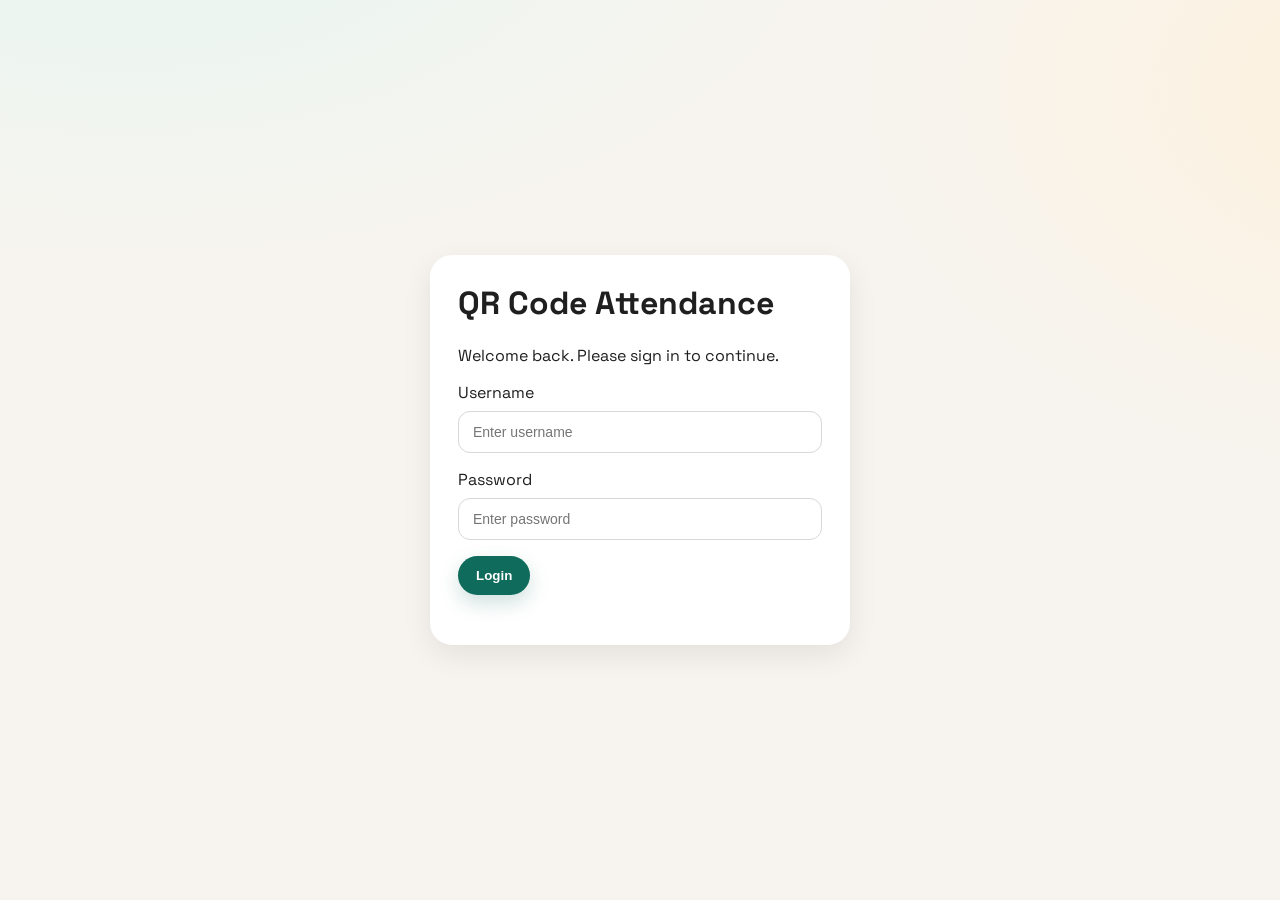
<file: index.html>
﻿<!DOCTYPE html>
<html lang="en">
<head>
  <meta charset="UTF-8" />
  <meta name="viewport" content="width=device-width, initial-scale=1.0" />
  <title>QR Code Attendance System | Login</title>
  <link rel="preconnect" href="https://fonts.googleapis.com" />
  <link rel="preconnect" href="https://fonts.gstatic.com" crossorigin />
  <link href="https://fonts.googleapis.com/css2?family=Space+Grotesk:wght@400;600;700&display=swap" rel="stylesheet" />
  <link rel="stylesheet" href="css/style.css" />
</head>
<body>
  <div class="login-wrap">
    <div class="login-card fade-in">
      <h1>QR Code Attendance</h1>
      <p>Welcome back. Please sign in to continue.</p>
      <form data-login-form>
        <div class="form-group">
          <label for="username">Username</label>
          <input type="text" id="username" name="username" placeholder="Enter username" />
        </div>
        <div class="form-group">
          <label for="password">Password</label>
          <input type="password" id="password" name="password" placeholder="Enter password" />
        </div>
        <button class="button" type="submit">Login</button>
      </form>
      <p class="footer-note" data-login-message></p>
    </div>
  </div>
  <script src="js/script.js"></script>
</body>
</html>
</file>
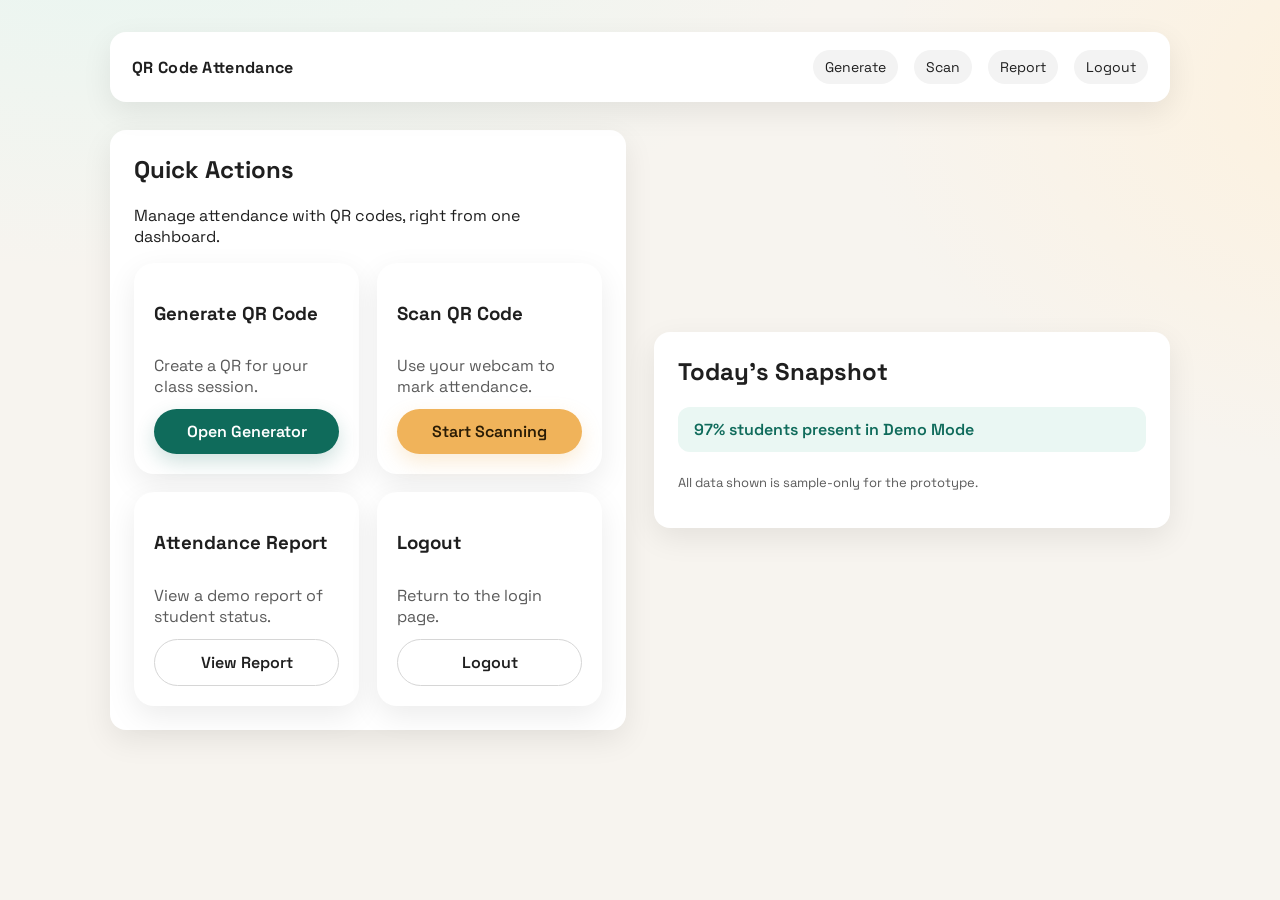
<file: dashboard.html>
﻿<!DOCTYPE html>
<html lang="en">
<head>
  <meta charset="UTF-8" />
  <meta name="viewport" content="width=device-width, initial-scale=1.0" />
  <title>QR Code Attendance System | Dashboard</title>
  <link rel="preconnect" href="https://fonts.googleapis.com" />
  <link rel="preconnect" href="https://fonts.gstatic.com" crossorigin />
  <link href="https://fonts.googleapis.com/css2?family=Space+Grotesk:wght@400;600;700&display=swap" rel="stylesheet" />
  <link rel="stylesheet" href="css/style.css" />
</head>
<body>
  <div class="container">
    <nav class="nav">
      <div class="brand">QR Code Attendance</div>
      <div class="nav-links">
        <a href="generate.html">Generate</a>
        <a href="scan.html">Scan</a>
        <a href="report.html">Report</a>
        <a href="index.html">Logout</a>
      </div>
    </nav>

    <section class="hero">
      <div class="card fade-in">
        <h2>Quick Actions</h2>
        <p>Manage attendance with QR codes, right from one dashboard.</p>
        <div class="grid stagger">
          <div class="tile">
            <h3>Generate QR Code</h3>
            <p>Create a QR for your class session.</p>
            <a class="button" href="generate.html">Open Generator</a>
          </div>
          <div class="tile">
            <h3>Scan QR Code</h3>
            <p>Use your webcam to mark attendance.</p>
            <a class="button secondary" href="scan.html">Start Scanning</a>
          </div>
          <div class="tile">
            <h3>Attendance Report</h3>
            <p>View a demo report of student status.</p>
            <a class="button ghost" href="report.html">View Report</a>
          </div>
          <div class="tile">
            <h3>Logout</h3>
            <p>Return to the login page.</p>
            <a class="button ghost" href="index.html">Logout</a>
          </div>
        </div>
      </div>
      <div class="card fade-in">
        <h2>Today&#39;s Snapshot</h2>
        <p class="notice">97% students present in Demo Mode</p>
        <p class="footer-note">All data shown is sample-only for the prototype.</p>
      </div>
    </section>
  </div>
  <script src="js/script.js"></script>
</body>
</html>
</file>
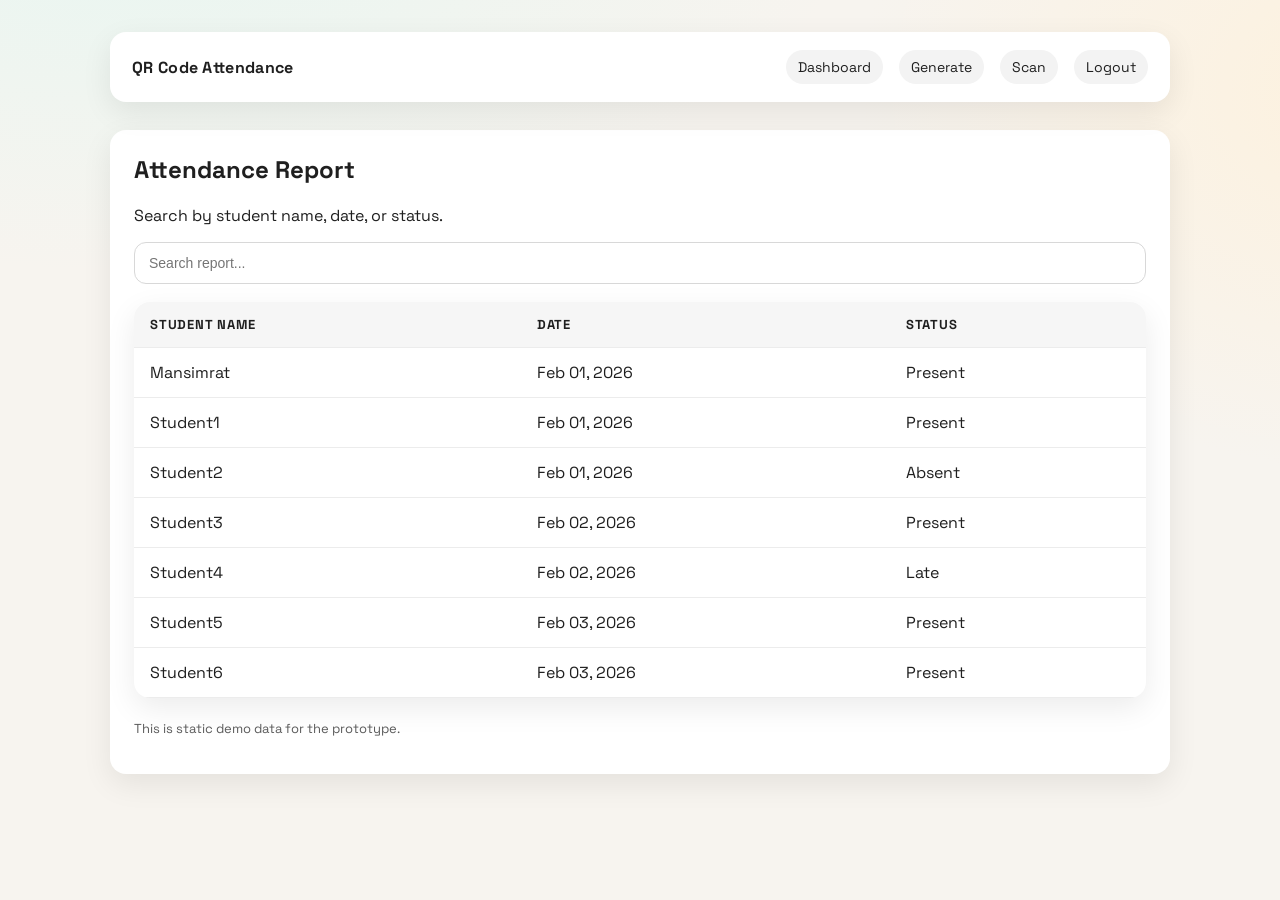
<file: report.html>
﻿<!DOCTYPE html>
<html lang="en">
<head>
  <meta charset="UTF-8" />
  <meta name="viewport" content="width=device-width, initial-scale=1.0" />
  <title>QR Code Attendance System | Report</title>
  <link rel="preconnect" href="https://fonts.googleapis.com" />
  <link rel="preconnect" href="https://fonts.gstatic.com" crossorigin />
  <link href="https://fonts.googleapis.com/css2?family=Space+Grotesk:wght@400;600;700&display=swap" rel="stylesheet" />
  <link rel="stylesheet" href="css/style.css" />
</head>
<body>
  <div class="container">
    <nav class="nav">
      <div class="brand">QR Code Attendance</div>
      <div class="nav-links">
        <a href="dashboard.html">Dashboard</a>
        <a href="generate.html">Generate</a>
        <a href="scan.html">Scan</a>
        <a href="index.html">Logout</a>
      </div>
    </nav>

    <section class="hero">
      <div class="card fade-in">
        <h2>Attendance Report</h2>
        <p>Search by student name, date, or status.</p>
        <div class="form-group">
          <input type="text" placeholder="Search report..." data-report-search />
        </div>
        <table class="table">
          <thead>
            <tr>
              <th>Student Name</th>
              <th>Date</th>
              <th>Status</th>
            </tr>
          </thead>
          <tbody>
            <tr><td>Mansimrat</td><td>Feb 01, 2026</td><td>Present</td></tr>
            <tr><td>Student1</td><td>Feb 01, 2026</td><td>Present</td></tr>
            <tr><td>Student2</td><td>Feb 01, 2026</td><td>Absent</td></tr>
            <tr><td>Student3</td><td>Feb 02, 2026</td><td>Present</td></tr>
            <tr><td>Student4</td><td>Feb 02, 2026</td><td>Late</td></tr>
            <tr><td>Student5</td><td>Feb 03, 2026</td><td>Present</td></tr>
            <tr><td>Student6</td><td>Feb 03, 2026</td><td>Present</td></tr>
          </tbody>
        </table>
        <p class="footer-note">This is static demo data for the prototype.</p>
      </div>
    </section>
  </div>

  <script src="js/script.js"></script>
</body>
</html>
</file>
<file: css/style.css>
﻿:root {
  --bg: #f7f4ef;
  --ink: #1f1f1f;
  --muted: #5a5a5a;
  --accent: #0f6b5b;
  --accent-2: #f0b35a;
  --card: #ffffff;
  --shadow: 0 10px 30px rgba(0,0,0,0.08);
  --radius: 16px;
}

* {
  box-sizing: border-box;
}

body {
  margin: 0;
  font-family: "Space Grotesk", "Segoe UI", sans-serif;
  color: var(--ink);
  background: radial-gradient(1200px 600px at 10% -10%, #e8f6f1 0%, transparent 60%),
              radial-gradient(1000px 700px at 110% 10%, #fdf1dd 0%, transparent 55%),
              var(--bg);
  min-height: 100vh;
}

a {
  color: inherit;
  text-decoration: none;
}

.container {
  max-width: 1100px;
  margin: 0 auto;
  padding: 32px 20px 60px;
}

.nav {
  display: flex;
  align-items: center;
  justify-content: space-between;
  padding: 18px 22px;
  background: var(--card);
  border-radius: var(--radius);
  box-shadow: var(--shadow);
  position: sticky;
  top: 16px;
  z-index: 10;
}

.brand {
  font-weight: 700;
  letter-spacing: 0.3px;
}

.nav-links {
  display: flex;
  gap: 16px;
  flex-wrap: wrap;
  font-size: 14px;
}

.nav-links a {
  padding: 8px 12px;
  border-radius: 999px;
  background: #f3f3f3;
}

.hero {
  display: grid;
  grid-template-columns: repeat(auto-fit, minmax(260px, 1fr));
  gap: 28px;
  align-items: center;
  margin-top: 28px;
}

.card {
  background: var(--card);
  border-radius: var(--radius);
  box-shadow: var(--shadow);
  padding: 24px;
}

.card h2 {
  margin-top: 0;
}

.button {
  display: inline-flex;
  align-items: center;
  justify-content: center;
  padding: 12px 18px;
  background: var(--accent);
  color: #fff;
  border: none;
  border-radius: 999px;
  font-weight: 600;
  cursor: pointer;
  transition: transform 0.15s ease, box-shadow 0.15s ease;
  box-shadow: 0 8px 20px rgba(15,107,91,0.2);
}

.button.secondary {
  background: var(--accent-2);
  color: #2a1c05;
  box-shadow: 0 8px 20px rgba(240,179,90,0.25);
}

.button.ghost {
  background: transparent;
  color: var(--ink);
  border: 1px solid #d6d6d6;
  box-shadow: none;
}

.button:hover {
  transform: translateY(-2px);
}

.form-group {
  display: flex;
  flex-direction: column;
  gap: 8px;
  margin-bottom: 16px;
}

input, select {
  padding: 12px 14px;
  border-radius: 12px;
  border: 1px solid #d8d8d8;
  font-size: 14px;
  background: #fff;
}

input:focus, select:focus {
  outline: 2px solid #cde9e4;
  border-color: #91c9bf;
}

.grid {
  display: grid;
  grid-template-columns: repeat(auto-fit, minmax(220px, 1fr));
  gap: 18px;
}

.tile {
  background: var(--card);
  border-radius: 20px;
  padding: 20px;
  box-shadow: var(--shadow);
  display: flex;
  flex-direction: column;
  gap: 12px;
}

.tile p {
  color: var(--muted);
  margin: 0;
}

.qr-box {
  width: 220px;
  height: 220px;
  display: grid;
  place-items: center;
  background: #f8f8f8;
  border-radius: 18px;
  border: 1px dashed #d4d4d4;
  margin-top: 16px;
}

.notice {
  padding: 12px 16px;
  background: #eaf7f3;
  border-radius: 12px;
  color: #0f6b5b;
  font-weight: 600;
}

.table {
  width: 100%;
  border-collapse: collapse;
  margin-top: 18px;
  background: var(--card);
  border-radius: 16px;
  overflow: hidden;
  box-shadow: var(--shadow);
}

.table th, .table td {
  padding: 14px 16px;
  text-align: left;
  border-bottom: 1px solid #ececec;
}

.table th {
  background: #f6f6f6;
  font-size: 13px;
  text-transform: uppercase;
  letter-spacing: 0.06em;
}

.footer-note {
  margin-top: 22px;
  color: var(--muted);
  font-size: 13px;
}

.login-wrap {
  min-height: 100vh;
  display: grid;
  place-items: center;
  padding: 24px;
}

.login-card {
  width: min(420px, 95vw);
  background: var(--card);
  padding: 28px;
  border-radius: 22px;
  box-shadow: var(--shadow);
}

.login-card h1 {
  margin-top: 0;
}

@media (max-width: 720px) {
  .nav {
    flex-direction: column;
    align-items: flex-start;
    gap: 12px;
  }

  .qr-box {
    width: 100%;
    height: auto;
    padding: 20px;
  }
}

.fade-in {
  opacity: 0;
  transform: translateY(10px);
  animation: fadeInUp 0.7s ease forwards;
}

.stagger > * {
  opacity: 0;
  transform: translateY(10px);
  animation: fadeInUp 0.7s ease forwards;
}

.stagger > *:nth-child(1) { animation-delay: 0.05s; }
.stagger > *:nth-child(2) { animation-delay: 0.12s; }
.stagger > *:nth-child(3) { animation-delay: 0.19s; }
.stagger > *:nth-child(4) { animation-delay: 0.26s; }

@keyframes fadeInUp {
  to {
    opacity: 1;
    transform: translateY(0);
  }
}
</file>
